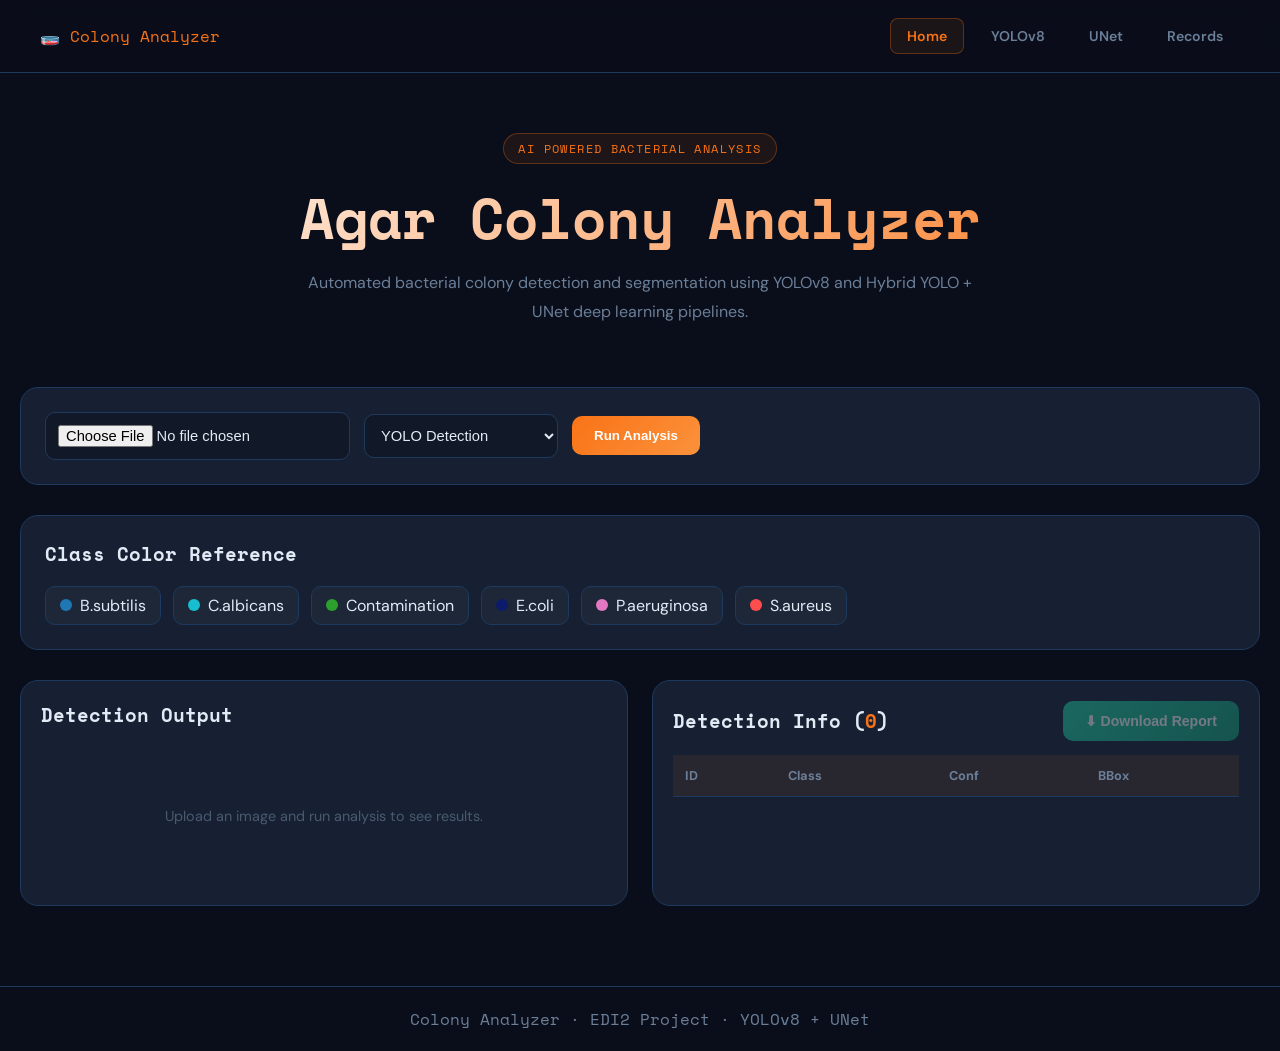
<file: frontend/index.html>
<!DOCTYPE html>
<html lang="en">
<head>
<meta charset="UTF-8">
<meta name="viewport" content="width=device-width, initial-scale=1.0">
<title>Agar Colony Analyzer</title>
<link href="https://fonts.googleapis.com/css2?family=Space+Mono:wght@400;700&family=DM+Sans:wght@300;400;500;700&display=swap" rel="stylesheet">
<style>
:root{
    --bg:#0a0e1a; --surface:#111827; --card:#162032; --border:#1e3a5f;
    --accent:#f97316; --accent2:#fb923c; --text:#e2eaf6; --muted:#6b7f99; --green:#22d3a5;
}
*{ margin:0; padding:0; box-sizing:border-box; }
body{ background:var(--bg); color:var(--text); font-family:'DM Sans',sans-serif; min-height:100vh; }
nav{
    display:flex; justify-content:space-between; align-items:center;
    padding:18px 40px; border-bottom:1px solid var(--border);
    background:rgba(10,14,26,0.9); backdrop-filter:blur(10px); position:sticky; top:0; z-index:100;
}
.logo{ font-family:'Space Mono',monospace; color:var(--accent); font-size:1rem; }
.nav-links{ display:flex; gap:10px; }
.nav-links a{
    text-decoration:none; color:var(--muted); border:1px solid transparent;
    padding:8px 16px; border-radius:8px; transition:0.2s; font-size:0.88rem; font-weight:600;
}
.nav-links a:hover{ color:var(--text); border-color:var(--border); }
.nav-links a.active{ color:var(--accent); background:rgba(249,115,22,0.08); border-color:rgba(249,115,22,0.3); }
.hero{ text-align:center; padding:60px 20px 40px; }
.badge{
    display:inline-block; font-family:'Space Mono',monospace; color:var(--accent);
    border:1px solid rgba(249,115,22,0.3); background:rgba(249,115,22,0.08);
    padding:6px 14px; border-radius:20px; font-size:0.72rem; letter-spacing:0.12em; margin-bottom:20px;
}
.hero h1{
    font-size:clamp(2rem,5vw,3.5rem); font-family:'Space Mono',monospace; line-height:1.2; margin-bottom:18px;
    background:linear-gradient(135deg,#fff,var(--accent)); -webkit-background-clip:text; -webkit-text-fill-color:transparent;
}
.hero p{ max-width:700px; margin:auto; color:var(--muted); line-height:1.8; }
.container{ max-width:1300px; margin:auto; padding:20px; }
.controls{
    background:var(--card); border:1px solid var(--border); border-radius:18px;
    padding:24px; display:flex; gap:14px; flex-wrap:wrap; align-items:center; margin-bottom:30px;
}
input[type=file], select{
    background:var(--surface); border:1px solid var(--border);
    color:var(--text); padding:12px; border-radius:10px; font-size:0.92rem;
}
button{
    background:linear-gradient(135deg,var(--accent),var(--accent2)); border:none;
    color:white; padding:12px 22px; border-radius:10px; cursor:pointer; font-weight:700;
    transition:0.2s; display:inline-flex; align-items:center; gap:8px;
}
button:hover{ transform:translateY(-2px); }
button:disabled{ opacity:0.4; cursor:not-allowed; transform:none !important; }
.btn-download{ background:linear-gradient(135deg,#22d3a5,#16a07a); font-size:0.88rem; }
.reference-card, .card{ background:var(--card); border:1px solid var(--border); border-radius:18px; overflow:hidden; }
.reference-card{ padding:24px; margin-bottom:30px; }
.reference-card h3, .card h3{ font-family:'Space Mono',monospace; margin-bottom:18px; }
.result-grid{ display:grid; grid-template-columns:1fr 1fr; gap:24px; }
.card{ padding:20px; }
#res-img{ width:100%; border-radius:12px; border:1px solid var(--border); display:none; }
/* Summary */
#summary-section{ margin-bottom:18px; display:none; }
#summary-section h4{
    font-family:'Space Mono',monospace; font-size:0.72rem;
    color:var(--muted); letter-spacing:0.12em; margin-bottom:10px; text-transform:uppercase;
}
.summary-grid{ display:flex; flex-wrap:wrap; gap:10px; }
.summary-chip{
    display:flex; align-items:center; gap:8px;
    background:rgba(255,255,255,0.04); border:1px solid var(--border); border-radius:10px; padding:8px 14px;
}
.chip-dot{ width:10px; height:10px; border-radius:50%; flex-shrink:0; }
.chip-label{ font-size:0.82rem; color:var(--muted); }
.chip-count{ font-family:'Space Mono',monospace; font-size:0.95rem; font-weight:700; color:var(--text); }
/* Card header */
.card-header{ display:flex; align-items:center; justify-content:space-between; flex-wrap:wrap; gap:10px; margin-bottom:14px; }
.card-header h3{ margin-bottom:0; }
table{ width:100%; border-collapse:collapse; }
th{ background:rgba(249,115,22,0.08); color:var(--muted); padding:12px; text-align:left; font-size:0.8rem; border-bottom:1px solid var(--border); }
td{ padding:12px; border-bottom:1px solid rgba(255,255,255,0.05); font-size:0.9rem; }
.stat-box{ color:var(--accent); }
#color-ref{ display:flex; flex-wrap:wrap; gap:12px; }
.ref-item{ display:flex; align-items:center; gap:8px; background:rgba(255,255,255,0.03); border:1px solid var(--border); padding:8px 14px; border-radius:10px; }
.dot{ width:12px; height:12px; border-radius:50%; }
/* Spinner */
.spinner{ display:none; width:18px; height:18px; border:2px solid rgba(255,255,255,0.3); border-top-color:#fff; border-radius:50%; animation:spin 0.7s linear infinite; }
@keyframes spin{ to{ transform:rotate(360deg); } }
footer{ text-align:center; color:var(--muted); margin-top:60px; padding:20px; border-top:1px solid var(--border); font-family:'Space Mono',monospace; }
@media(max-width:900px){ .result-grid{ grid-template-columns:1fr; } nav{ padding:16px 20px; } }
</style>
</head>
<body>

<nav>
    <div class="logo">🧫 Colony Analyzer</div>
    <div class="nav-links">
        <a href="index.html" class="active">Home</a>
        <a href="yolo.html">YOLOv8</a>
        <a href="unet.html">UNet</a>
        <a href="records.html">Records</a>
    </div>
</nav>

<div class="hero">
    <div class="badge">AI POWERED BACTERIAL ANALYSIS</div>
    <h1>Agar Colony Analyzer</h1>
    <p>Automated bacterial colony detection and segmentation using YOLOv8 and Hybrid YOLO + UNet deep learning pipelines.</p>
</div>

<div class="container">

    <div class="controls">
        <input type="file" id="file" accept="image/*">
        <select id="mode">
            <option value="yolo">YOLO Detection</option>
            <option value="hybrid">Hybrid (YOLO + UNet)</option>
        </select>
        <button id="run-btn" onclick="analyze()">
            <span id="btn-text">Run Analysis</span>
            <div class="spinner" id="spinner"></div>
        </button>
    </div>

    <div class="reference-card">
        <h3>Class Color Reference</h3>
        <div id="color-ref"></div>
    </div>

    <div class="result-grid">

        <div class="card">
            <h3>Detection Output</h3>
            <div id="img-placeholder" style="color:var(--muted);font-size:0.9rem;padding:60px 0;text-align:center;opacity:0.6;">
                Upload an image and run analysis to see results.
            </div>
            <img id="res-img" alt="Detection Output">
        </div>

        <div class="card">
            <div class="card-header">
                <h3>Detection Info (<span id="count" class="stat-box">0</span>)</h3>
                <button class="btn-download" id="dl-btn" onclick="downloadReport()" disabled>
                    ⬇ Download Report
                </button>
            </div>

            <div id="summary-section">
                <h4>Class Breakdown</h4>
                <div class="summary-grid" id="summary-grid"></div>
            </div>

            <table>
                <thead>
                    <tr><th>ID</th><th>Class</th><th>Conf</th><th>BBox</th></tr>
                </thead>
                <tbody id="det-tbody"></tbody>
            </table>
        </div>

    </div>
</div>

<footer>Colony Analyzer · EDI2 Project · YOLOv8 + UNet</footer>

<script src="script.js"></script>
</body>
</html>
</file>
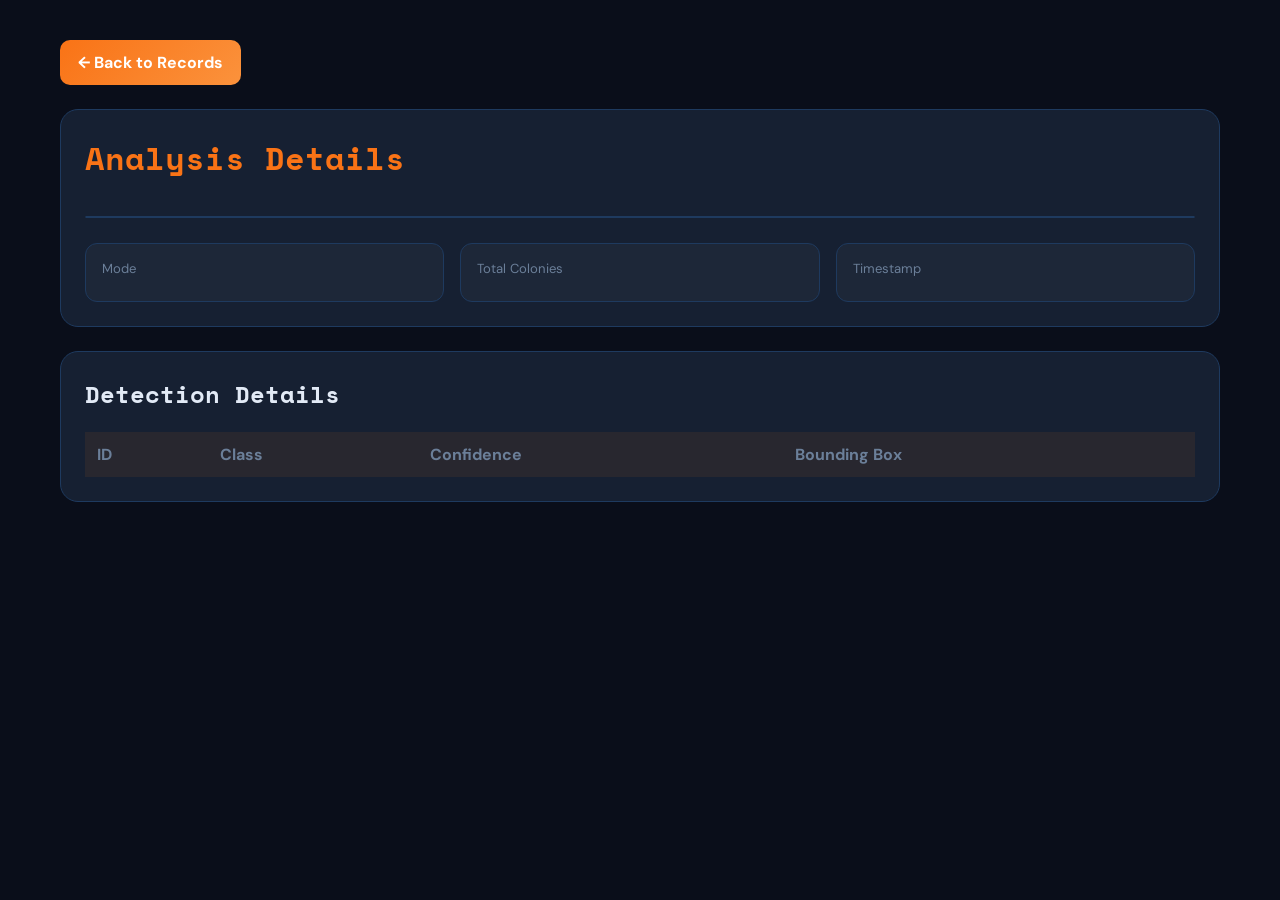
<file: frontend/record-details.html>
<!DOCTYPE html>
<html lang="en">
<head>
<meta charset="UTF-8">
<meta name="viewport" content="width=device-width, initial-scale=1.0">

<title>Record Details</title>

<link href="https://fonts.googleapis.com/css2?family=Space+Mono:wght@400;700&family=DM+Sans:wght@300;400;500;700&display=swap" rel="stylesheet">

<style>

:root{
    --bg:#0a0e1a;
    --surface:#111827;
    --card:#162032;
    --border:#1e3a5f;
    --accent:#f97316;
    --text:#e2eaf6;
    --muted:#6b7f99;
}

*{
    margin:0;
    padding:0;
    box-sizing:border-box;
}

body{
    background:var(--bg);
    color:var(--text);
    font-family:'DM Sans',sans-serif;
}

.container{
    max-width:1200px;
    margin:auto;
    padding:40px 20px;
}

.card{
    background:var(--card);
    border:1px solid var(--border);
    border-radius:18px;
    padding:24px;
    margin-bottom:24px;
}

h1,h2{
    font-family:'Space Mono',monospace;
}

h1{
    color:var(--accent);
    margin-bottom:20px;
}

img{
    width:100%;
    border-radius:14px;
    border:1px solid var(--border);
}

.meta{
    display:grid;
    grid-template-columns:repeat(auto-fit,minmax(200px,1fr));
    gap:16px;
    margin-top:20px;
}

.meta-box{
    background:rgba(255,255,255,0.03);
    border:1px solid var(--border);
    border-radius:12px;
    padding:16px;
}

.meta-label{
    color:var(--muted);
    font-size:0.82rem;
    margin-bottom:8px;
}

.meta-value{
    font-size:1rem;
    font-weight:700;
}

table{
    width:100%;
    border-collapse:collapse;
    margin-top:20px;
}

th{
    background:rgba(249,115,22,0.08);
    color:var(--muted);
    padding:12px;
    text-align:left;
}

td{
    padding:12px;
    border-bottom:1px solid rgba(255,255,255,0.05);
}

.back-btn{
    display:inline-block;
    margin-bottom:24px;
    text-decoration:none;
    color:white;
    background:linear-gradient(135deg,#f97316,#fb923c);
    padding:12px 18px;
    border-radius:10px;
    font-weight:700;
}

</style>
</head>

<body>

<div class="container">

<a href="records.html" class="back-btn">
← Back to Records
</a>

<div class="card">

<h1>Analysis Details</h1>

<img id="record-img">

<div class="meta">

<div class="meta-box">
<div class="meta-label">Mode</div>
<div class="meta-value" id="mode"></div>
</div>

<div class="meta-box">
<div class="meta-label">Total Colonies</div>
<div class="meta-value" id="count"></div>
</div>

<div class="meta-box">
<div class="meta-label">Timestamp</div>
<div class="meta-value" id="time"></div>
</div>

</div>

</div>

<div class="card">

<h2>Detection Details</h2>

<table>

<thead>
<tr>
<th>ID</th>
<th>Class</th>
<th>Confidence</th>
<th>Bounding Box</th>
</tr>
</thead>

<tbody id="tbody"></tbody>

</table>

</div>

</div>

<script>

async function loadRecord(){

    const params = new URLSearchParams(
        window.location.search
    );

    const id = params.get("id");

    const res = await fetch(
        `http://localhost:8000/records/${id}`
    );

    const data = await res.json();

    document.getElementById("record-img").src =
        `data:image/jpeg;base64,${data.image_base64}`;

    document.getElementById("mode").innerText =
        data.mode.toUpperCase();

    document.getElementById("count").innerText =
        data.total_colonies;

    document.getElementById("time").innerText =
        new Date(data.timestamp)
        .toLocaleString();

    document.getElementById("tbody").innerHTML =
        data.detections.map(d => `

            <tr>
                <td>${d.id}</td>
                <td>${d.class}</td>
                <td>${d.confidence.toFixed(3)}</td>
                <td>${d.bbox.join(", ")}</td>
            </tr>

        `).join("");
}

loadRecord();

</script>

</body>
</html>
</file>
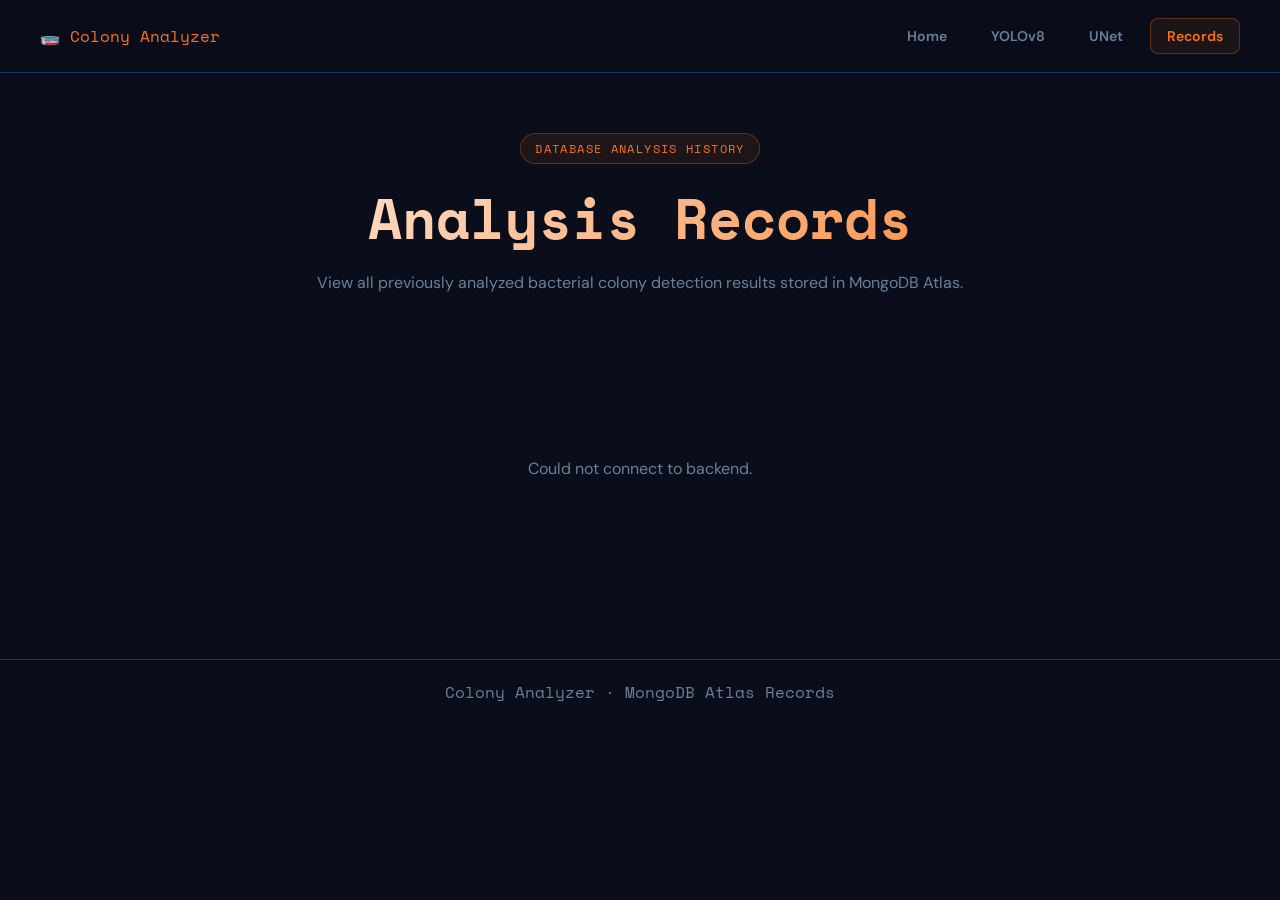
<file: frontend/records.html>
<!DOCTYPE html>
<html lang="en">
<head>
<meta charset="UTF-8">
<meta name="viewport" content="width=device-width, initial-scale=1.0">
<title>Analysis Records</title>

<link href="https://fonts.googleapis.com/css2?family=Space+Mono:wght@400;700&family=DM+Sans:wght@300;400;500;700&display=swap" rel="stylesheet">

<style>

:root{
    --bg:#0a0e1a;
    --surface:#111827;
    --card:#162032;
    --border:#1e3a5f;
    --accent:#f97316;
    --accent2:#fb923c;
    --text:#e2eaf6;
    --muted:#6b7f99;
}

*{
    margin:0;
    padding:0;
    box-sizing:border-box;
}

body{
    background:var(--bg);
    color:var(--text);
    font-family:'DM Sans',sans-serif;
    min-height:100vh;
}

nav{
    display:flex;
    justify-content:space-between;
    align-items:center;
    padding:18px 40px;
    border-bottom:1px solid var(--border);
    background:rgba(10,14,26,0.9);
    backdrop-filter:blur(10px);
    position:sticky;
    top:0;
    z-index:100;
}

.logo{
    font-family:'Space Mono',monospace;
    color:var(--accent);
    font-size:1rem;
}

.nav-links{
    display:flex;
    gap:10px;
}

.nav-links a{
    text-decoration:none;
    color:var(--muted);
    border:1px solid transparent;
    padding:8px 16px;
    border-radius:8px;
    transition:0.2s;
    font-size:0.88rem;
    font-weight:600;
}

.nav-links a:hover{
    color:var(--text);
    border-color:var(--border);
}

.nav-links a.active{
    color:var(--accent);
    background:rgba(249,115,22,0.08);
    border-color:rgba(249,115,22,0.3);
}

.hero{
    text-align:center;
    padding:60px 20px 40px;
}

.badge{
    display:inline-block;
    font-family:'Space Mono',monospace;
    color:var(--accent);
    border:1px solid rgba(249,115,22,0.3);
    background:rgba(249,115,22,0.08);
    padding:6px 14px;
    border-radius:20px;
    font-size:0.72rem;
    letter-spacing:0.12em;
    margin-bottom:20px;
}

.hero h1{
    font-size:clamp(2rem,5vw,3.5rem);
    font-family:'Space Mono',monospace;
    line-height:1.2;
    margin-bottom:18px;
    background:linear-gradient(135deg,#fff,var(--accent));
    -webkit-background-clip:text;
    -webkit-text-fill-color:transparent;
}

.hero p{
    max-width:700px;
    margin:auto;
    color:var(--muted);
    line-height:1.8;
}

.container{
    max-width:1300px;
    margin:auto;
    padding:20px;
}

.records-grid{
    display:grid;
    grid-template-columns:repeat(auto-fit,minmax(340px,1fr));
    gap:24px;
}

.record-card{
    background:var(--card);
    border:1px solid var(--border);
    border-radius:18px;
    overflow:hidden;
    transition:0.2s;
}

.record-card:hover{
    transform:translateY(-3px);
}

.record-img{
    width:100%;
    height:260px;
    object-fit:cover;
    border-bottom:1px solid var(--border);
}

.record-content{
    padding:20px;
}

.record-title{
    font-family:'Space Mono',monospace;
    color:var(--accent);
    margin-bottom:14px;
    font-size:0.95rem;
}

.record-meta{
    display:flex;
    flex-direction:column;
    gap:10px;
    font-size:0.92rem;
    color:var(--muted);
}

.record-meta span{
    color:var(--text);
    font-weight:600;
}

.loading{
    text-align:center;
    color:var(--muted);
    padding:100px 0;
    font-size:1rem;
}

footer{
    text-align:center;
    color:var(--muted);
    margin-top:60px;
    padding:20px;
    border-top:1px solid var(--border);
    font-family:'Space Mono',monospace;
}

@media(max-width:900px){
    nav{
        padding:16px 20px;
    }
}

</style>
</head>

<body>

<nav>
    <div class="logo">🧫 Colony Analyzer</div>

    <div class="nav-links">
        <a href="index.html">Home</a>
        <a href="yolo.html">YOLOv8</a>
        <a href="unet.html">UNet</a>
        <a href="records.html" class="active">Records</a>
    </div>
</nav>

<div class="hero">
    <div class="badge">DATABASE ANALYSIS HISTORY</div>

    <h1>Analysis Records</h1>

    <p>
        View all previously analyzed bacterial colony detection
        results stored in MongoDB Atlas.
    </p>
</div>

<div class="container">

    <div id="loading" class="loading">
        Loading records from MongoDB Atlas...
    </div>

    <div class="records-grid" id="records-grid"></div>

</div>

<footer>
    Colony Analyzer · MongoDB Atlas Records
</footer>

<script>

async function loadRecords(){

    try{

        const res = await fetch(
            "http://localhost:8000/records"
        );

        const data = await res.json();

        document.getElementById("loading").style.display = "none";

        const grid = document.getElementById("records-grid");

        if(data.length === 0){

            grid.innerHTML = `
                <div class="loading">
                    No records found.
                </div>
            `;

            return;
        }

        grid.innerHTML = data.map(record => `

            <div class="record-card"
            onclick="openRecord('${record._id}')"
    style="cursor:pointer;"
    >

                <img
                    class="record-img"
                    src="data:image/jpeg;base64,${record.image_base64}"
                >

                <div class="record-content">

                    <div class="record-title">
                        ${record.mode.toUpperCase()} ANALYSIS
                    </div>

                    <div class="record-meta">

                        <div>
                            Total Colonies:
                            <span>${record.total_colonies}</span>
                        </div>

                        <div>
                            Timestamp:
                            <span>
                                ${new Date(record.timestamp)
                                    .toLocaleString()}
                            </span>
                        </div>

                        <div>
                            Classes:
                            <span>
                                ${Object.keys(record.class_counts).join(", ")}
                            </span>
                        </div>

                    </div>

                </div>

            </div>

        `).join("");

    }

    catch(err){

        document.getElementById("loading").innerHTML =
            "Could not connect to backend.";

        console.error(err);
    }
}

loadRecords();



function openRecord(id){

    window.location.href =
        `record-details.html?id=${id}`;
}



</script>

</body>
</html>
</file>
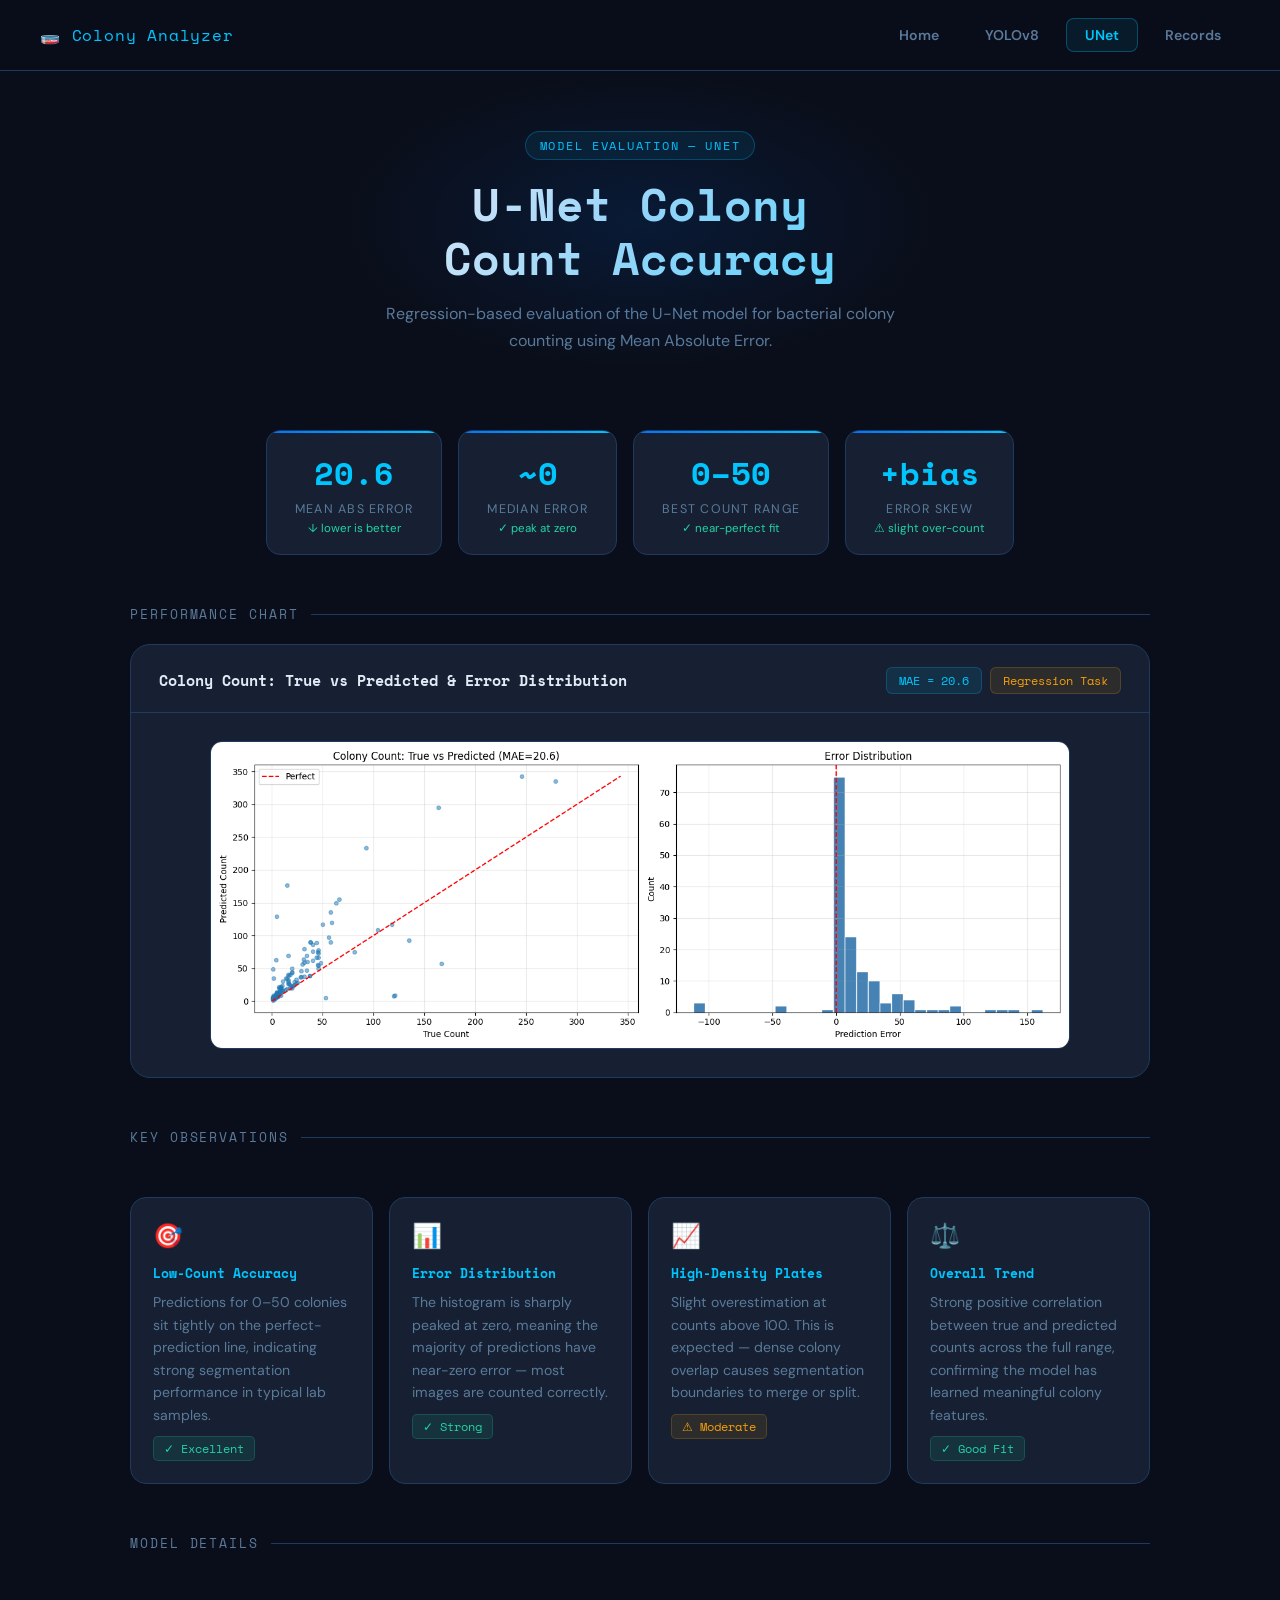
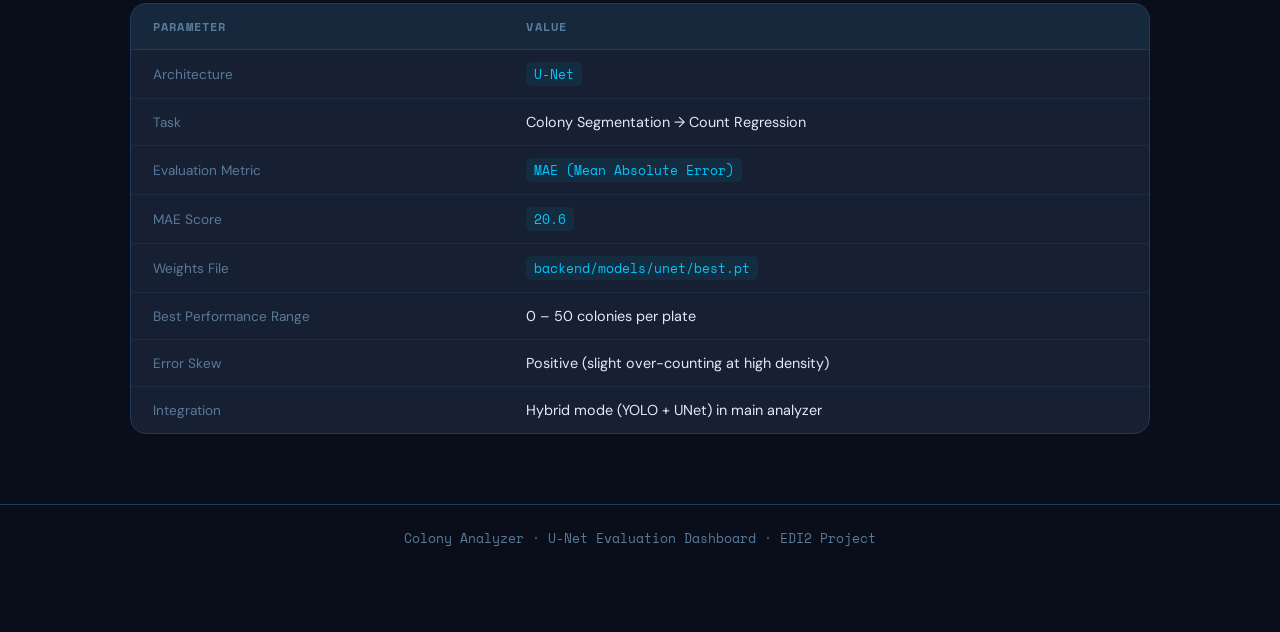
<file: frontend/unet.html>
<!DOCTYPE html>
<html lang="en">
<head>
<meta charset="UTF-8">
<meta name="viewport" content="width=device-width, initial-scale=1.0">
<title>UNet — Colony Count Evaluation</title>
<link href="https://fonts.googleapis.com/css2?family=Space+Mono:wght@400;700&family=DM+Sans:wght@300;400;600&display=swap" rel="stylesheet">
<style>
  :root {
    --bg: #0a0e1a;
    --surface: #111827;
    --card: #162032;
    --border: #1e3a5f;
    --accent: #00c6ff;
    --accent2: #0072ff;
    --text: #e2eaf6;
    --muted: #5a7a9a;
    --good: #22d3a5;
    --warn: #f59e0b;
  }

  * { box-sizing: border-box; margin: 0; padding: 0; }

  body {
    font-family: 'DM Sans', sans-serif;
    background: var(--bg);
    color: var(--text);
    min-height: 100vh;
    padding: 0 0 60px;
  }

  /* ── NAV ── */
  nav {
    display: flex;
    align-items: center;
    justify-content: space-between;
    padding: 18px 40px;
    background: rgba(10,14,26,0.85);
    backdrop-filter: blur(12px);
    border-bottom: 1px solid var(--border);
    position: sticky;
    top: 0;
    z-index: 100;
  }
  nav .logo {
    font-family: 'Space Mono', monospace;
    font-size: 1rem;
    color: var(--accent);
    letter-spacing: 0.05em;
  }
  nav .nav-links { display: flex; gap: 8px; }
  nav .nav-links a {
    text-decoration: none;
    padding: 7px 18px;
    border-radius: 8px;
    font-size: 0.88rem;
    font-weight: 600;
    color: var(--muted);
    transition: all 0.2s;
    border: 1px solid transparent;
  }
  nav .nav-links a:hover { color: var(--text); border-color: var(--border); }
  nav .nav-links a.active {
    color: var(--accent);
    background: rgba(0,198,255,0.08);
    border-color: rgba(0,198,255,0.3);
  }

  /* ── HERO ── */
  .hero {
    text-align: center;
    padding: 60px 40px 40px;
    position: relative;
  }
  .hero::before {
    content: '';
    position: absolute;
    top: 0; left: 50%; transform: translateX(-50%);
    width: 600px; height: 300px;
    background: radial-gradient(ellipse at center, rgba(0,114,255,0.12) 0%, transparent 70%);
    pointer-events: none;
  }
  .badge {
    display: inline-block;
    font-family: 'Space Mono', monospace;
    font-size: 0.72rem;
    letter-spacing: 0.15em;
    color: var(--accent);
    background: rgba(0,198,255,0.08);
    border: 1px solid rgba(0,198,255,0.25);
    padding: 5px 14px;
    border-radius: 20px;
    margin-bottom: 18px;
  }
  .hero h1 {
    font-family: 'Space Mono', monospace;
    font-size: clamp(1.8rem, 4vw, 2.8rem);
    font-weight: 700;
    line-height: 1.2;
    margin-bottom: 14px;
    background: linear-gradient(135deg, #e2eaf6 30%, var(--accent));
    -webkit-background-clip: text;
    -webkit-text-fill-color: transparent;
  }
  .hero p {
    color: var(--muted);
    font-size: 1rem;
    max-width: 520px;
    margin: 0 auto;
    line-height: 1.7;
  }

  /* ── METRIC PILLS ── */
  .metrics-row {
    display: flex;
    justify-content: center;
    gap: 16px;
    flex-wrap: wrap;
    margin: 36px 40px 0;
  }
  .metric-pill {
    background: var(--card);
    border: 1px solid var(--border);
    border-radius: 14px;
    padding: 18px 28px;
    text-align: center;
    min-width: 150px;
    position: relative;
    overflow: hidden;
    transition: transform 0.2s, border-color 0.2s;
  }
  .metric-pill:hover { transform: translateY(-3px); border-color: var(--accent); }
  .metric-pill::after {
    content: '';
    position: absolute;
    top: 0; left: 0; right: 0; height: 2px;
    background: linear-gradient(90deg, var(--accent2), var(--accent));
  }
  .metric-pill .val {
    font-family: 'Space Mono', monospace;
    font-size: 2rem;
    font-weight: 700;
    color: var(--accent);
    display: block;
  }
  .metric-pill .label {
    font-size: 0.78rem;
    color: var(--muted);
    text-transform: uppercase;
    letter-spacing: 0.1em;
    margin-top: 4px;
  }
  .metric-pill .note {
    font-size: 0.72rem;
    color: var(--good);
    margin-top: 4px;
  }

  /* ── SECTION ── */
  .section {
    max-width: 1100px;
    margin: 50px auto 0;
    padding: 0 40px;
  }
  .section-title {
    font-family: 'Space Mono', monospace;
    font-size: 0.8rem;
    letter-spacing: 0.15em;
    color: var(--muted);
    text-transform: uppercase;
    margin-bottom: 20px;
    display: flex;
    align-items: center;
    gap: 12px;
  }
  .section-title::after {
    content: '';
    flex: 1;
    height: 1px;
    background: var(--border);
  }

  /* ── MAE CHART CARD ── */
  .chart-card {
    background: var(--card);
    border: 1px solid var(--border);
    border-radius: 20px;
    overflow: hidden;
    position: relative;
  }
  .chart-card .chart-header {
    padding: 22px 28px 18px;
    border-bottom: 1px solid var(--border);
    display: flex;
    align-items: center;
    justify-content: space-between;
    flex-wrap: wrap;
    gap: 10px;
  }
  .chart-card .chart-header h2 {
    font-family: 'Space Mono', monospace;
    font-size: 0.95rem;
    font-weight: 700;
    color: var(--text);
  }
  .chart-card .chart-header .tag {
    font-size: 0.75rem;
    padding: 4px 12px;
    border-radius: 6px;
    font-family: 'Space Mono', monospace;
  }
  .tag-mae { background: rgba(0,198,255,0.1); color: var(--accent); border: 1px solid rgba(0,198,255,0.2); }
  .tag-reg { background: rgba(245,158,11,0.1); color: var(--warn); border: 1px solid rgba(245,158,11,0.2); }

  .chart-body {
    padding: 28px;
    display: flex;
    justify-content: center;
  }
  .chart-body img {
    width: 100%;
    max-width: 860px;
    border-radius: 12px;
    border: 1px solid var(--border);
    display: block;
  }

  /* ── INSIGHTS GRID ── */
  .insights-grid {
    display: grid;
    grid-template-columns: repeat(auto-fit, minmax(240px, 1fr));
    gap: 16px;
    margin-top: 50px;
  }
  .insight-card {
    background: var(--card);
    border: 1px solid var(--border);
    border-radius: 16px;
    padding: 22px;
    transition: transform 0.2s, border-color 0.2s;
  }
  .insight-card:hover { transform: translateY(-3px); border-color: rgba(0,198,255,0.35); }
  .insight-icon {
    font-size: 1.5rem;
    margin-bottom: 12px;
  }
  .insight-card h4 {
    font-family: 'Space Mono', monospace;
    font-size: 0.82rem;
    color: var(--accent);
    margin-bottom: 8px;
    font-weight: 700;
  }
  .insight-card p {
    font-size: 0.88rem;
    color: var(--muted);
    line-height: 1.6;
  }
  .insight-card .status {
    display: inline-block;
    font-size: 0.72rem;
    padding: 3px 10px;
    border-radius: 5px;
    margin-top: 10px;
    font-family: 'Space Mono', monospace;
  }
  .status-good { background: rgba(34,211,165,0.1); color: var(--good); border: 1px solid rgba(34,211,165,0.2); }
  .status-warn { background: rgba(245,158,11,0.1); color: var(--warn); border: 1px solid rgba(245,158,11,0.2); }

  /* ── MODEL INFO TABLE ── */
  .info-table {
    background: var(--card);
    border: 1px solid var(--border);
    border-radius: 16px;
    overflow: hidden;
    margin-top: 50px;
  }
  .info-table table { width: 100%; border-collapse: collapse; }
  .info-table th {
    background: rgba(0,198,255,0.05);
    color: var(--muted);
    font-family: 'Space Mono', monospace;
    font-size: 0.72rem;
    text-transform: uppercase;
    letter-spacing: 0.1em;
    padding: 14px 22px;
    text-align: left;
    border-bottom: 1px solid var(--border);
  }
  .info-table td {
    padding: 14px 22px;
    font-size: 0.9rem;
    border-bottom: 1px solid rgba(30,58,95,0.5);
    color: var(--text);
  }
  .info-table tr:last-child td { border-bottom: none; }
  .info-table td:first-child { color: var(--muted); font-size: 0.85rem; }
  .info-table td code {
    font-family: 'Space Mono', monospace;
    font-size: 0.82rem;
    color: var(--accent);
    background: rgba(0,198,255,0.07);
    padding: 2px 8px;
    border-radius: 5px;
  }

  /* ── FOOTER ── */
  footer {
    text-align: center;
    margin-top: 70px;
    padding: 24px 40px;
    border-top: 1px solid var(--border);
    color: var(--muted);
    font-size: 0.8rem;
    font-family: 'Space Mono', monospace;
  }

  @media (max-width: 640px) {
    nav { padding: 14px 20px; }
    .section { padding: 0 20px; }
    .metrics-row { margin: 24px 20px 0; }
    .hero { padding: 40px 20px 30px; }
  }
</style>
</head>
<body>

<!-- NAV -->
<nav>
  <span class="logo">🧫 Colony Analyzer</span>
  <div class="nav-links">
    <a href="index.html">Home</a>
    <a href="yolo.html">YOLOv8</a>
    <a href="unet.html" class="active">UNet</a>
     <a href="records.html">Records</a>
  </div>
</nav>

<!-- HERO -->
<div class="hero">
  <div class="badge">MODEL EVALUATION — UNET</div>
  <h1>U-Net Colony<br>Count Accuracy</h1>
  <p>Regression-based evaluation of the U-Net model for bacterial colony counting using Mean Absolute Error.</p>
</div>

<!-- METRIC PILLS -->
<div class="metrics-row">
  <div class="metric-pill">
    <span class="val">20.6</span>
    <div class="label">Mean Abs Error</div>
    <div class="note">↓ lower is better</div>
  </div>
  <div class="metric-pill">
    <span class="val">~0</span>
    <div class="label">Median Error</div>
    <div class="note">✓ peak at zero</div>
  </div>
  <div class="metric-pill">
    <span class="val">0–50</span>
    <div class="label">Best Count Range</div>
    <div class="note">✓ near-perfect fit</div>
  </div>
  <div class="metric-pill">
    <span class="val">+bias</span>
    <div class="label">Error Skew</div>
    <div class="note">⚠ slight over-count</div>
  </div>
</div>

<!-- MAE CHART -->
<div class="section">
  <div class="section-title">Performance Chart</div>
  <div class="chart-card">
    <div class="chart-header">
      <h2>Colony Count: True vs Predicted &amp; Error Distribution</h2>
      <div style="display:flex;gap:8px;">
        <span class="tag tag-mae">MAE = 20.6</span>
        <span class="tag tag-reg">Regression Task</span>
      </div>
    </div>
    <div class="chart-body">
      <!-- 
        Replace src with the actual path to count_accuracy.png 
        e.g. src="../count_accuracy.png" or served via your Flask backend
      -->
      <img src="count_accuracy.png" alt="Colony Count Accuracy — True vs Predicted and Error Distribution">
    </div>
  </div>
</div>

<!-- INSIGHTS -->
<div class="section">
  <div class="section-title">Key Observations</div>
  <div class="insights-grid">
    <div class="insight-card">
      <div class="insight-icon">🎯</div>
      <h4>Low-Count Accuracy</h4>
      <p>Predictions for 0–50 colonies sit tightly on the perfect-prediction line, indicating strong segmentation performance in typical lab samples.</p>
      <span class="status status-good">✓ Excellent</span>
    </div>
    <div class="insight-card">
      <div class="insight-icon">📊</div>
      <h4>Error Distribution</h4>
      <p>The histogram is sharply peaked at zero, meaning the majority of predictions have near-zero error — most images are counted correctly.</p>
      <span class="status status-good">✓ Strong</span>
    </div>
    <div class="insight-card">
      <div class="insight-icon">📈</div>
      <h4>High-Density Plates</h4>
      <p>Slight overestimation at counts above 100. This is expected — dense colony overlap causes segmentation boundaries to merge or split.</p>
      <span class="status status-warn">⚠ Moderate</span>
    </div>
    <div class="insight-card">
      <div class="insight-icon">⚖️</div>
      <h4>Overall Trend</h4>
      <p>Strong positive correlation between true and predicted counts across the full range, confirming the model has learned meaningful colony features.</p>
      <span class="status status-good">✓ Good Fit</span>
    </div>
  </div>
</div>

<!-- MODEL INFO TABLE -->
<div class="section">
  <div class="section-title">Model Details</div>
  <div class="info-table">
    <table>
      <thead>
        <tr>
          <th>Parameter</th>
          <th>Value</th>
        </tr>
      </thead>
      <tbody>
        <tr><td>Architecture</td><td><code>U-Net</code></td></tr>
        <tr><td>Task</td><td>Colony Segmentation → Count Regression</td></tr>
        <tr><td>Evaluation Metric</td><td><code>MAE (Mean Absolute Error)</code></td></tr>
        <tr><td>MAE Score</td><td><code>20.6</code></td></tr>
        <tr><td>Weights File</td><td><code>backend/models/unet/best.pt</code></td></tr>
        <tr><td>Best Performance Range</td><td>0 – 50 colonies per plate</td></tr>
        <tr><td>Error Skew</td><td>Positive (slight over-counting at high density)</td></tr>
        <tr><td>Integration</td><td>Hybrid mode (YOLO + UNet) in main analyzer</td></tr>
      </tbody>
    </table>
  </div>
</div>

<footer>
  Colony Analyzer · U-Net Evaluation Dashboard · EDI2 Project
</footer>

</body>
</html>
</file>
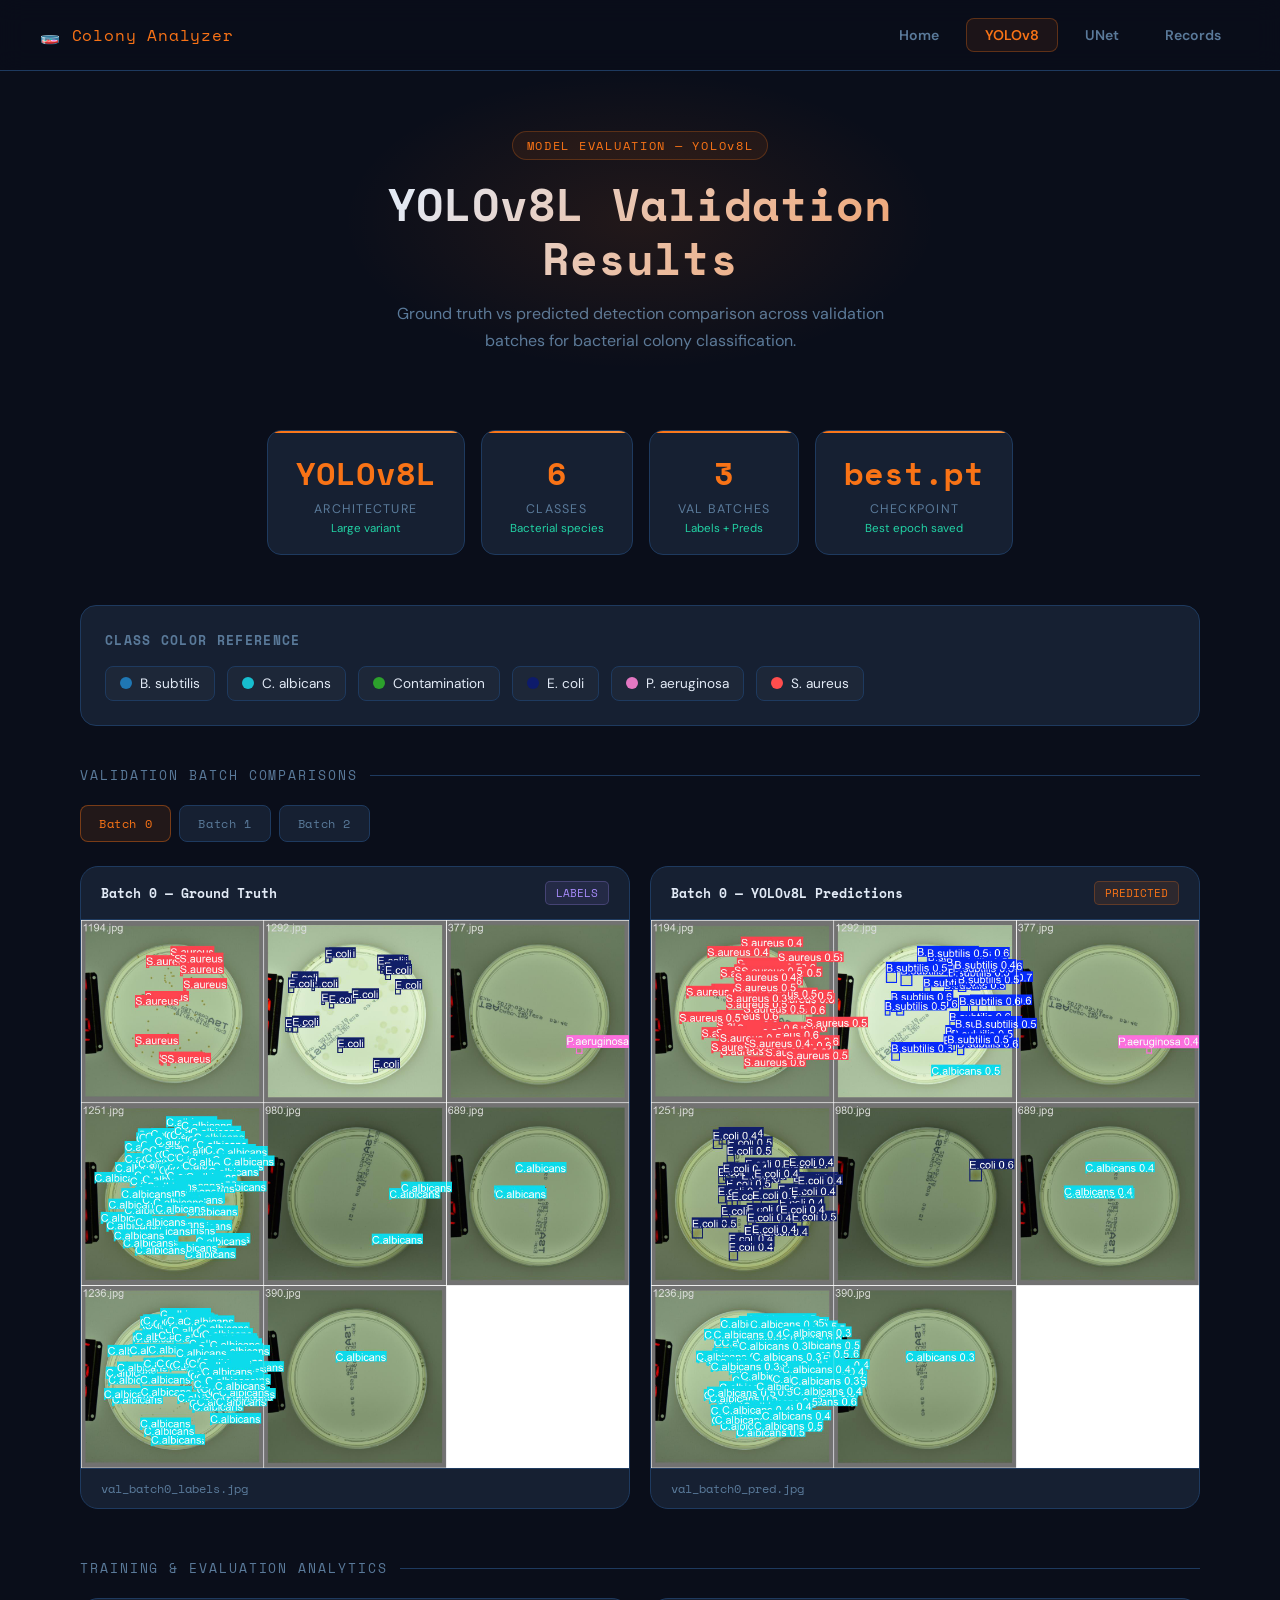
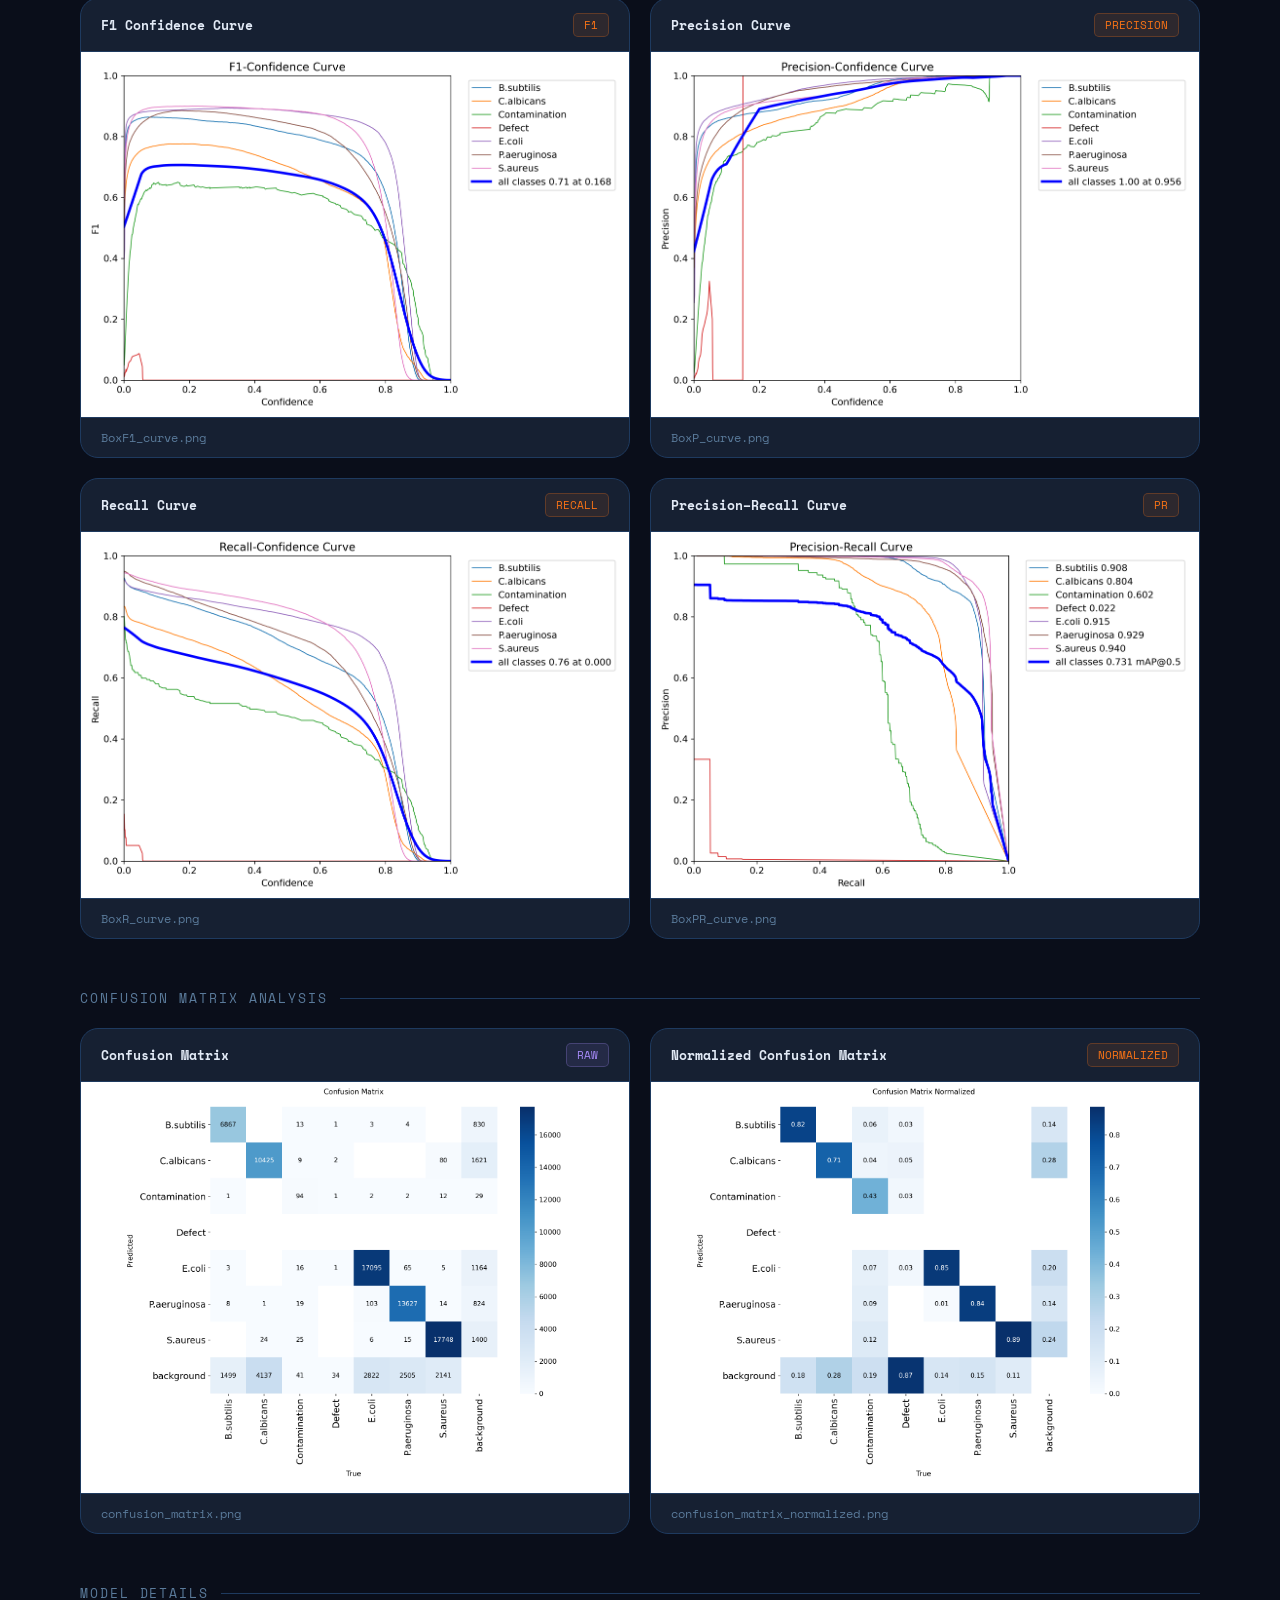
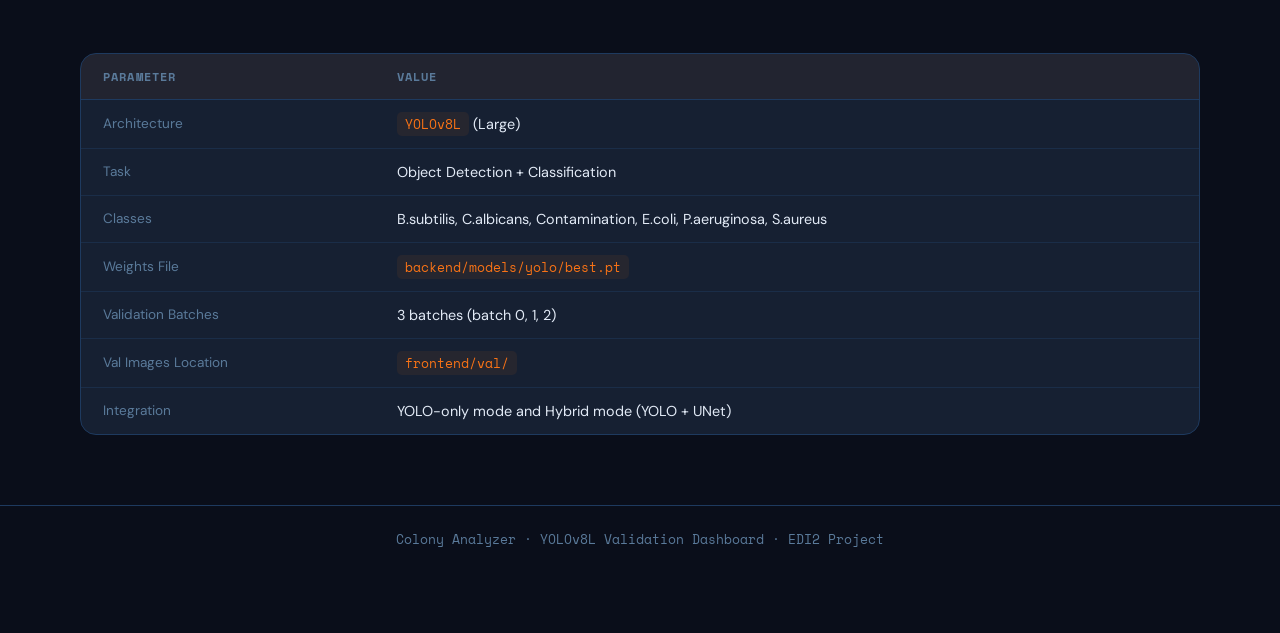
<file: frontend/yolo.html>
<!DOCTYPE html>
<html lang="en">
<head>
<meta charset="UTF-8">
<meta name="viewport" content="width=device-width, initial-scale=1.0">
<title>YOLOv8 — Validation Results</title>
<link href="https://fonts.googleapis.com/css2?family=Space+Mono:wght@400;700&family=DM+Sans:wght@300;400;600&display=swap" rel="stylesheet">
<style>
  :root {
    --bg: #0a0e1a;
    --surface: #111827;
    --card: #162032;
    --border: #1e3a5f;
    --accent: #f97316;
    --accent2: #fb923c;
    --text: #e2eaf6;
    --muted: #5a7a9a;
    --good: #22d3a5;
    --warn: #f59e0b;
    --purple: #a78bfa;
  }

  * { box-sizing: border-box; margin: 0; padding: 0; }

  body {
    font-family: 'DM Sans', sans-serif;
    background: var(--bg);
    color: var(--text);
    min-height: 100vh;
    padding: 0 0 60px;
  }

  /* ── NAV ── */
  nav {
    display: flex;
    align-items: center;
    justify-content: space-between;
    padding: 18px 40px;
    background: rgba(10,14,26,0.85);
    backdrop-filter: blur(12px);
    border-bottom: 1px solid var(--border);
    position: sticky;
    top: 0;
    z-index: 100;
  }
  nav .logo {
    font-family: 'Space Mono', monospace;
    font-size: 1rem;
    color: var(--accent);
    letter-spacing: 0.05em;
  }
  nav .nav-links { display: flex; gap: 8px; }
  nav .nav-links a {
    text-decoration: none;
    padding: 7px 18px;
    border-radius: 8px;
    font-size: 0.88rem;
    font-weight: 600;
    color: var(--muted);
    transition: all 0.2s;
    border: 1px solid transparent;
  }
  nav .nav-links a:hover { color: var(--text); border-color: var(--border); }
  nav .nav-links a.active {
    color: var(--accent);
    background: rgba(249,115,22,0.08);
    border-color: rgba(249,115,22,0.3);
  }

  /* ── HERO ── */
  .hero {
    text-align: center;
    padding: 60px 40px 40px;
    position: relative;
  }
  .hero::before {
    content: '';
    position: absolute;
    top: 0; left: 50%; transform: translateX(-50%);
    width: 600px; height: 300px;
    background: radial-gradient(ellipse at center, rgba(249,115,22,0.1) 0%, transparent 70%);
    pointer-events: none;
  }
  .badge {
    display: inline-block;
    font-family: 'Space Mono', monospace;
    font-size: 0.72rem;
    letter-spacing: 0.15em;
    color: var(--accent);
    background: rgba(249,115,22,0.08);
    border: 1px solid rgba(249,115,22,0.25);
    padding: 5px 14px;
    border-radius: 20px;
    margin-bottom: 18px;
  }
  .hero h1 {
    font-family: 'Space Mono', monospace;
    font-size: clamp(1.8rem, 4vw, 2.8rem);
    font-weight: 700;
    line-height: 1.2;
    margin-bottom: 14px;
    background: linear-gradient(135deg, #e2eaf6 30%, var(--accent));
    -webkit-background-clip: text;
    -webkit-text-fill-color: transparent;
  }
  .hero p {
    color: var(--muted);
    font-size: 1rem;
    max-width: 520px;
    margin: 0 auto;
    line-height: 1.7;
  }

  /* ── METRIC PILLS ── */
  .metrics-row {
    display: flex;
    justify-content: center;
    gap: 16px;
    flex-wrap: wrap;
    margin: 36px 40px 0;
  }
  .metric-pill {
    background: var(--card);
    border: 1px solid var(--border);
    border-radius: 14px;
    padding: 18px 28px;
    text-align: center;
    min-width: 140px;
    position: relative;
    overflow: hidden;
    transition: transform 0.2s, border-color 0.2s;
  }
  .metric-pill:hover { transform: translateY(-3px); border-color: var(--accent); }
  .metric-pill::after {
    content: '';
    position: absolute;
    top: 0; left: 0; right: 0; height: 2px;
    background: linear-gradient(90deg, var(--accent), var(--accent2));
  }
  .metric-pill .val {
    font-family: 'Space Mono', monospace;
    font-size: 2rem;
    font-weight: 700;
    color: var(--accent);
    display: block;
  }
  .metric-pill .label {
    font-size: 0.78rem;
    color: var(--muted);
    text-transform: uppercase;
    letter-spacing: 0.1em;
    margin-top: 4px;
  }
  .metric-pill .note {
    font-size: 0.72rem;
    color: var(--good);
    margin-top: 4px;
  }

  /* ── SECTION ── */
  .section {
    max-width: 1200px;
    margin: 50px auto 0;
    padding: 0 40px;
  }
  .section-title {
    font-family: 'Space Mono', monospace;
    font-size: 0.8rem;
    letter-spacing: 0.15em;
    color: var(--muted);
    text-transform: uppercase;
    margin-bottom: 20px;
    display: flex;
    align-items: center;
    gap: 12px;
  }
  .section-title::after {
    content: '';
    flex: 1;
    height: 1px;
    background: var(--border);
  }

  /* ── BATCH TABS ── */
  .tab-bar {
    display: flex;
    gap: 8px;
    flex-wrap: wrap;
    margin-bottom: 24px;
  }
  .tab-btn {
    font-family: 'Space Mono', monospace;
    font-size: 0.78rem;
    padding: 8px 18px;
    background: var(--card);
    border: 1px solid var(--border);
    border-radius: 8px;
    color: var(--muted);
    cursor: pointer;
    transition: all 0.2s;
    letter-spacing: 0.05em;
  }
  .tab-btn:hover { color: var(--text); border-color: var(--accent); }
  .tab-btn.active {
    color: var(--accent);
    background: rgba(249,115,22,0.1);
    border-color: rgba(249,115,22,0.4);
  }

  /* ── BATCH PANEL ── */
  .batch-panel { display: none; }
  .batch-panel.active { display: block; }

  .compare-grid {
    display: grid;
    grid-template-columns: 1fr 1fr;
    gap: 20px;
  }
  .img-card {
    background: var(--card);
    border: 1px solid var(--border);
    border-radius: 18px;
    overflow: hidden;
    transition: transform 0.2s, border-color 0.2s;
  }
  .img-card:hover { transform: translateY(-3px); border-color: rgba(249,115,22,0.4); }
  .img-card .img-header {
    padding: 14px 20px;
    border-bottom: 1px solid var(--border);
    display: flex;
    align-items: center;
    justify-content: space-between;
  }
  .img-card .img-header h4 {
    font-family: 'Space Mono', monospace;
    font-size: 0.82rem;
    font-weight: 700;
    color: var(--text);
  }
  .tag {
    font-size: 0.68rem;
    padding: 3px 10px;
    border-radius: 5px;
    font-family: 'Space Mono', monospace;
  }
  .tag-gt { background: rgba(167,139,250,0.1); color: var(--purple); border: 1px solid rgba(167,139,250,0.25); }
  .tag-pred { background: rgba(249,115,22,0.1); color: var(--accent); border: 1px solid rgba(249,115,22,0.25); }
  .img-card img {
    width: 100%;
    display: block;
    object-fit: cover;
  }
  .img-card .img-footer {
    padding: 10px 20px;
    font-size: 0.78rem;
    color: var(--muted);
    font-family: 'Space Mono', monospace;
    border-top: 1px solid var(--border);
  }

  /* ── INFO TABLE ── */
  .info-table {
    background: var(--card);
    border: 1px solid var(--border);
    border-radius: 16px;
    overflow: hidden;
    margin-top: 50px;
  }
  .info-table table { width: 100%; border-collapse: collapse; }
  .info-table th {
    background: rgba(249,115,22,0.05);
    color: var(--muted);
    font-family: 'Space Mono', monospace;
    font-size: 0.72rem;
    text-transform: uppercase;
    letter-spacing: 0.1em;
    padding: 14px 22px;
    text-align: left;
    border-bottom: 1px solid var(--border);
  }
  .info-table td {
    padding: 14px 22px;
    font-size: 0.9rem;
    border-bottom: 1px solid rgba(30,58,95,0.5);
    color: var(--text);
  }
  .info-table tr:last-child td { border-bottom: none; }
  .info-table td:first-child { color: var(--muted); font-size: 0.85rem; }
  .info-table td code {
    font-family: 'Space Mono', monospace;
    font-size: 0.82rem;
    color: var(--accent);
    background: rgba(249,115,22,0.07);
    padding: 2px 8px;
    border-radius: 5px;
  }

  /* ── CLASS LEGEND ── */
  .legend {
    background: var(--card);
    border: 1px solid var(--border);
    border-radius: 16px;
    padding: 24px;
    margin-top: 50px;
  }
  .legend h3 {
    font-family: 'Space Mono', monospace;
    font-size: 0.82rem;
    color: var(--muted);
    text-transform: uppercase;
    letter-spacing: 0.1em;
    margin-bottom: 16px;
  }
  .legend-grid {
    display: flex;
    flex-wrap: wrap;
    gap: 12px;
  }
  .legend-item {
    display: flex;
    align-items: center;
    gap: 8px;
    background: rgba(255,255,255,0.03);
    border: 1px solid var(--border);
    border-radius: 8px;
    padding: 8px 14px;
    font-size: 0.85rem;
  }
  .legend-dot {
    width: 12px; height: 12px;
    border-radius: 50%;
    flex-shrink: 0;
  }

  /* ── FOOTER ── */
  footer {
    text-align: center;
    margin-top: 70px;
    padding: 24px 40px;
    border-top: 1px solid var(--border);
    color: var(--muted);
    font-size: 0.8rem;
    font-family: 'Space Mono', monospace;
  }

  @media (max-width: 700px) {
    .compare-grid { grid-template-columns: 1fr; }
    nav { padding: 14px 20px; }
    .section { padding: 0 20px; }
    .metrics-row { margin: 24px 20px 0; }
    .hero { padding: 40px 20px 30px; }
  }
</style>
</head>
<body>

<!-- NAV -->
<nav>
  <span class="logo">🧫 Colony Analyzer</span>
  <div class="nav-links">
    <a href="index.html">Home</a>
    <a href="yolo.html" class="active">YOLOv8</a>
    <a href="unet.html">UNet</a>
     <a href="records.html">Records</a>
  </div>
</nav>

<!-- HERO -->
<div class="hero">
  <div class="badge">MODEL EVALUATION — YOLOv8L</div>
  <h1>YOLOv8L Validation<br>Results</h1>
  <p>Ground truth vs predicted detection comparison across validation batches for bacterial colony classification.</p>
</div>

<!-- METRICS -->
<div class="metrics-row">
  <div class="metric-pill">
    <span class="val">YOLOv8L</span>
    <div class="label">Architecture</div>
    <div class="note">Large variant</div>
  </div>
  <div class="metric-pill">
    <span class="val">6</span>
    <div class="label">Classes</div>
    <div class="note">Bacterial species</div>
  </div>
  <div class="metric-pill">
    <span class="val">3</span>
    <div class="label">Val Batches</div>
    <div class="note">Labels + Preds</div>
  </div>
  <div class="metric-pill">
    <span class="val">best.pt</span>
    <div class="label">Checkpoint</div>
    <div class="note">Best epoch saved</div>
  </div>
</div>

<!-- CLASS LEGEND -->
<div class="section">
  <div class="legend">
    <h3>Class Color Reference</h3>
    <div class="legend-grid">
      <div class="legend-item"><div class="legend-dot" style="background:#1f77b4"></div>B. subtilis</div>
      <div class="legend-item"><div class="legend-dot" style="background:#17becf"></div>C. albicans</div>
      <div class="legend-item"><div class="legend-dot" style="background:#2ca02c"></div>Contamination</div>
      <div class="legend-item"><div class="legend-dot" style="background:#0d1b6b"></div>E. coli</div>
      <div class="legend-item"><div class="legend-dot" style="background:#e377c2"></div>P. aeruginosa</div>
      <div class="legend-item"><div class="legend-dot" style="background:#ff4d4d"></div>S. aureus</div>
    </div>
  </div>
</div>

<!-- VAL BATCH IMAGES -->
<div class="section" style="margin-top:40px;">
  <div class="section-title">Validation Batch Comparisons</div>

  <!-- TAB BAR -->
  <div class="tab-bar">
    <button class="tab-btn active" onclick="showBatch('b0', this)">Batch 0</button>
    <button class="tab-btn" onclick="showBatch('b1', this)">Batch 1</button>
    <button class="tab-btn" onclick="showBatch('b2', this)">Batch 2</button>
  </div>

  <!-- BATCH 0 -->
  <div class="batch-panel active" id="panel-b0">
    <div class="compare-grid">
      <div class="img-card">
        <div class="img-header">
          <h4>Batch 0 — Ground Truth</h4>
          <span class="tag tag-gt">LABELS</span>
        </div>
        <!-- Replace src with correct relative path, e.g. val/val_batch0_labels.jpg -->
        <img src="val/val_batch0_labels.jpg" alt="Val Batch 0 Ground Truth Labels">
        <div class="img-footer">val_batch0_labels.jpg</div>
      </div>
      <div class="img-card">
        <div class="img-header">
          <h4>Batch 0 — YOLOv8L Predictions</h4>
          <span class="tag tag-pred">PREDICTED</span>
        </div>
        <img src="val/val_batch0_pred.jpg" alt="Val Batch 0 Predictions">
        <div class="img-footer">val_batch0_pred.jpg</div>
      </div>
    </div>
  </div>

  <!-- BATCH 1 -->
  <div class="batch-panel" id="panel-b1">
    <div class="compare-grid">
      <div class="img-card">
        <div class="img-header">
          <h4>Batch 1 — Ground Truth</h4>
          <span class="tag tag-gt">LABELS</span>
        </div>
        <img src="val/val_batch1_labels.jpg" alt="Val Batch 1 Ground Truth Labels">
        <div class="img-footer">val_batch1_labels.jpg</div>
      </div>
      <div class="img-card">
        <div class="img-header">
          <h4>Batch 1 — YOLOv8L Predictions</h4>
          <span class="tag tag-pred">PREDICTED</span>
        </div>
        <img src="val/val_batch1_pred.jpg" alt="Val Batch 1 Predictions">
        <div class="img-footer">val_batch1_pred.jpg</div>
      </div>
    </div>
  </div>

  <!-- BATCH 2 -->
  <div class="batch-panel" id="panel-b2">
    <div class="compare-grid">
      <div class="img-card">
        <div class="img-header">
          <h4>Batch 2 — Ground Truth</h4>
          <span class="tag tag-gt">LABELS</span>
        </div>
        <img src="val/val_batch2_labels.jpg" alt="Val Batch 2 Ground Truth Labels">
        <div class="img-footer">val_batch2_labels.jpg</div>
      </div>
      <div class="img-card">
        <div class="img-header">
          <h4>Batch 2 — YOLOv8L Predictions</h4>
          <span class="tag tag-pred">PREDICTED</span>
        </div>
        <img src="val/val_batch2_pred.jpg" alt="Val Batch 2 Predictions">
        <div class="img-footer">val_batch2_pred.jpg</div>
      </div>
    </div>
  </div>
</div>

<!-- TRAINING & EVALUATION CURVES -->
<div class="section">
  <div class="section-title">Training & Evaluation Analytics</div>

  <div class="compare-grid">

    <!-- F1 CURVE -->
    <div class="img-card">
      <div class="img-header">
        <h4>F1 Confidence Curve</h4>
        <span class="tag tag-pred">F1</span>
      </div>
      <img src="val/BoxF1_curve.png" alt="F1 Curve">
      <div class="img-footer">BoxF1_curve.png</div>
    </div>

    <!-- PRECISION CURVE -->
    <div class="img-card">
      <div class="img-header">
        <h4>Precision Curve</h4>
        <span class="tag tag-pred">PRECISION</span>
      </div>
      <img src="val/BoxP_curve.png" alt="Precision Curve">
      <div class="img-footer">BoxP_curve.png</div>
    </div>

    <!-- RECALL CURVE -->
    <div class="img-card">
      <div class="img-header">
        <h4>Recall Curve</h4>
        <span class="tag tag-pred">RECALL</span>
      </div>
      <img src="val/BoxR_curve.png" alt="Recall Curve">
      <div class="img-footer">BoxR_curve.png</div>
    </div>

    <!-- PR CURVE -->
    <div class="img-card">
      <div class="img-header">
        <h4>Precision–Recall Curve</h4>
        <span class="tag tag-pred">PR</span>
      </div>
      <img src="val/BoxPR_curve.png" alt="PR Curve">
      <div class="img-footer">BoxPR_curve.png</div>
    </div>

  </div>
</div>

<!-- CONFUSION MATRICES -->
<div class="section">
  <div class="section-title">Confusion Matrix Analysis</div>

  <div class="compare-grid">

    <!-- STANDARD MATRIX -->
    <div class="img-card">
      <div class="img-header">
        <h4>Confusion Matrix</h4>
        <span class="tag tag-gt">RAW</span>
      </div>
      <img src="val/confusion_matrix.png" alt="Confusion Matrix">
      <div class="img-footer">confusion_matrix.png</div>
    </div>

    <!-- NORMALIZED MATRIX -->
    <div class="img-card">
      <div class="img-header">
        <h4>Normalized Confusion Matrix</h4>
        <span class="tag tag-pred">NORMALIZED</span>
      </div>
      <img src="val/confusion_matrix_normalized.png" alt="Normalized Confusion Matrix">
      <div class="img-footer">confusion_matrix_normalized.png</div>
    </div>

  </div>
</div>

<!-- MODEL INFO TABLE -->
<div class="section">
  <div class="section-title">Model Details</div>
  <div class="info-table">
    <table>
      <thead>
        <tr>
          <th>Parameter</th>
          <th>Value</th>
        </tr>
      </thead>
      <tbody>
        <tr><td>Architecture</td><td><code>YOLOv8L</code> (Large)</td></tr>
        <tr><td>Task</td><td>Object Detection + Classification</td></tr>
        <tr><td>Classes</td><td>B.subtilis, C.albicans, Contamination, E.coli, P.aeruginosa, S.aureus</td></tr>
        <tr><td>Weights File</td><td><code>backend/models/yolo/best.pt</code></td></tr>
        <tr><td>Validation Batches</td><td>3 batches (batch 0, 1, 2)</td></tr>
        <tr><td>Val Images Location</td><td><code>frontend/val/</code></td></tr>
        <tr><td>Integration</td><td>YOLO-only mode and Hybrid mode (YOLO + UNet)</td></tr>
      </tbody>
    </table>
  </div>
</div>

<footer>
  Colony Analyzer · YOLOv8L Validation Dashboard · EDI2 Project
</footer>

<script>
  function showBatch(id, btn) {
    // hide all panels
    document.querySelectorAll('.batch-panel').forEach(p => p.classList.remove('active'));
    // deactivate all tabs
    document.querySelectorAll('.tab-btn').forEach(b => b.classList.remove('active'));
    // show selected
    document.getElementById('panel-' + id).classList.add('active');
    btn.classList.add('active');
  }
</script>

</body>
</html>
</file>
